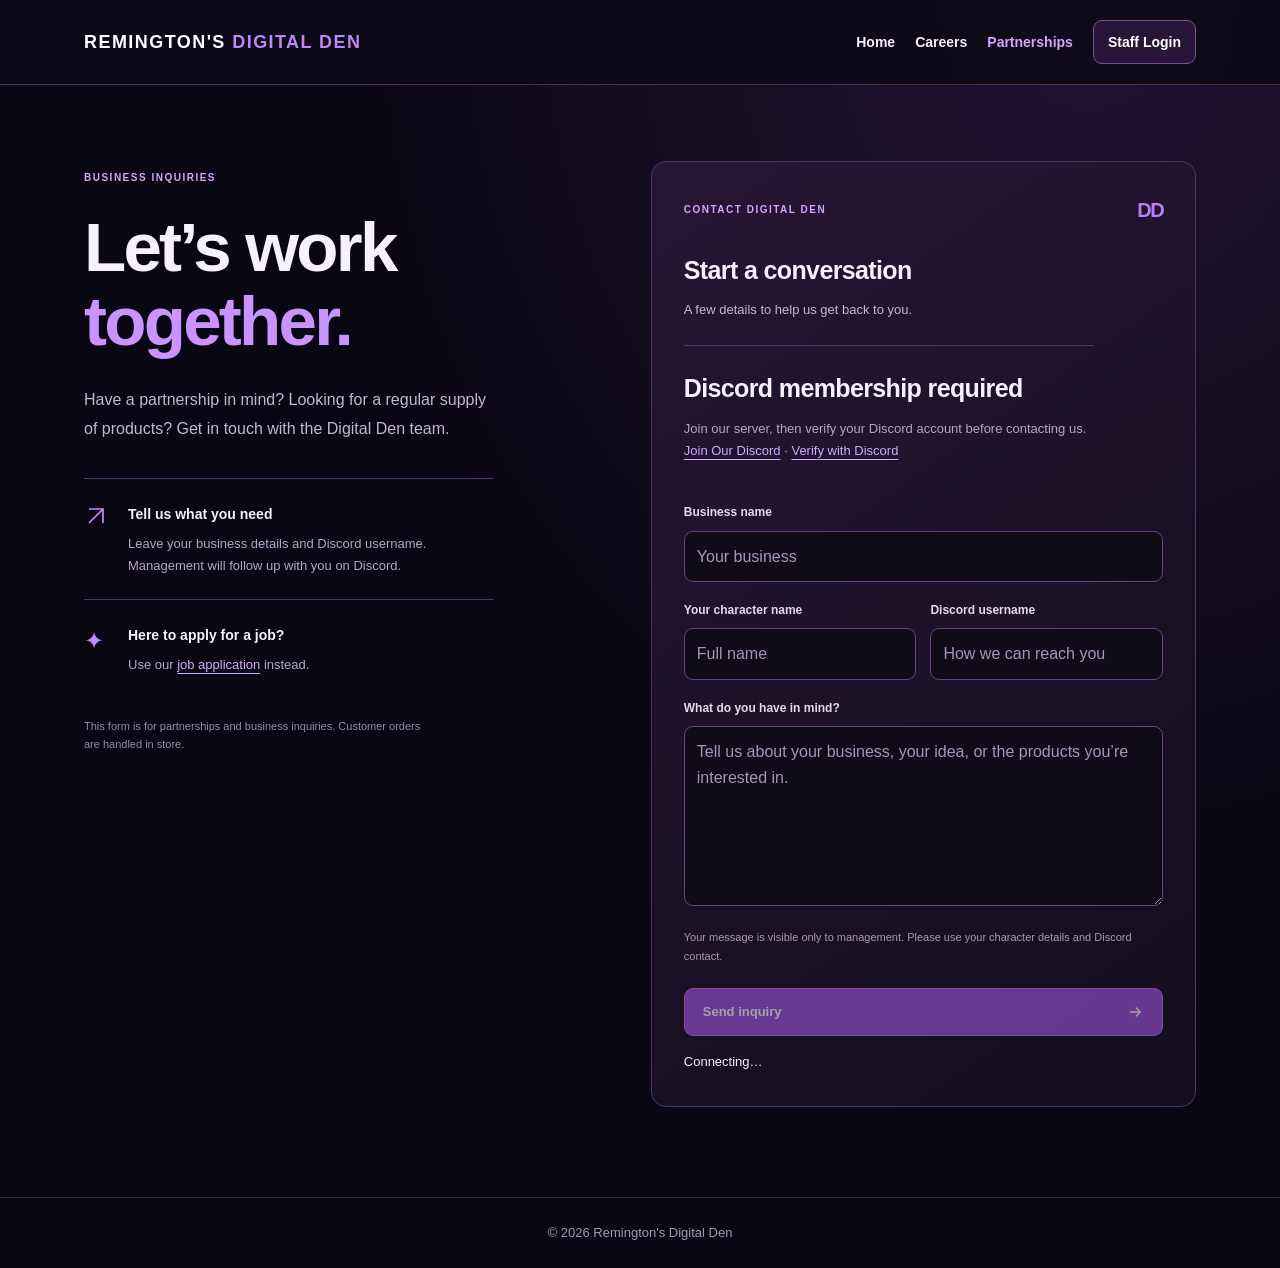
<file: remingtonsDD/Partnerships/index.html>
<!doctype html>
<html lang="en">
<head>
  <meta charset="utf-8">
  <meta name="viewport" content="width=device-width,initial-scale=1">
  <meta name="description" content="Contact Remington’s Digital Den about a business partnership or supply inquiry.">
  <title>Partnerships & Contact | Remington’s Digital Den</title>
  <link rel="icon" href="/favicon.svg">
  <link rel="stylesheet" href="/remingtonsDD/partnerships.css">
<link rel="stylesheet" href="/remingtonsDD/theme.css"></head>
<body>
  <header class="dd-header"><div class="dd-inner"><a class="dd-brand" href="/remingtonsDD/">REMINGTON'S <span>DIGITAL DEN</span></a><nav class="dd-nav" aria-label="Digital Den navigation"><a href="/remingtonsDD/">Home</a><a href="/remingtonsDD/Apply/">Careers</a><a href="/remingtonsDD/Partnerships/" aria-current="page">Partnerships</a><a class="dd-staff" href="/remingtonsDD/Admin/">Staff Login</a></nav></div></header>
  <main class="contact-layout">
    <section class="intro">
      <p class="eyebrow">BUSINESS INQUIRIES</p>
      <h1>Let’s work<br><span>together.</span></h1>
      <p class="lead">Have a partnership in mind? Looking for a regular supply of products? Get in touch with the Digital Den team.</p>
      <div class="contact-note"><span class="note-icon" aria-hidden="true"><svg viewBox="0 0 24 24" width="24" height="24" fill="none" stroke="currentColor" stroke-width="1.7"><path d="M5 19 19 5M5 5h14v14"/></svg></span><div><h2>Tell us what you need</h2><p>Leave your business details and Discord username. Management will follow up with you on Discord.</p></div></div>
      <div class="contact-note"><span class="note-icon" aria-hidden="true">✦</span><div><h2>Here to apply for a job?</h2><p>Use our <a href="/remingtonsDD/Apply/">job application</a> instead.</p></div></div>
      <p class="fine-print">This form is for partnerships and business inquiries. Customer orders are handled in store.</p>
    </section>
    <section class="form-card" aria-labelledby="form-title">
      <div class="card-top"><span class="small-label">CONTACT DIGITAL DEN</span><span class="card-mark" aria-hidden="true">DD</span></div>
      <h2 id="form-title">Start a conversation</h2>
      <p class="form-intro">A few details to help us get back to you.</p>
      <div class="contact-note" style="margin:16px 0"><div><h2>Discord membership required</h2><p id="discord-verify-status" role="status">Join our server, then verify your Discord account before contacting us.</p><p><a href="https://discord.gg/fNB7ve5shv" target="_blank" rel="noopener noreferrer">Join Our Discord</a> · <a href="https://digital-den-auth.dburghagen.workers.dev/login?purpose=contact">Verify with Discord</a></p></div></div>
      <form id="partnership-form" method="post">
        <label for="business-name">Business name</label>
        <input id="business-name" name="businessName" required minlength="2" maxlength="120" autocomplete="organization" placeholder="Your business">
        <div class="field-pair">
          <div><label for="contact-name">Your character name</label><input id="contact-name" name="contactName" required minlength="2" maxlength="80" autocomplete="off" placeholder="Full name"></div>
          <div><label for="discord-contact">Discord username</label><input id="discord-contact" name="discord" required minlength="2" maxlength="120" autocomplete="off" placeholder="How we can reach you"></div>
        </div>
        <label for="partnership-message">What do you have in mind?</label>
        <textarea id="partnership-message" name="message" required minlength="10" maxlength="2000" rows="6" placeholder="Tell us about your business, your idea, or the products you’re interested in."></textarea>
        <div class="honeypot" aria-hidden="true"><label for="contact-website">Website</label><input id="contact-website" name="website" tabindex="-1" autocomplete="off"></div>
        <p class="privacy-note">Your message is visible only to management. Please use your character details and Discord contact.</p>
        <button type="submit" id="send-inquiry" disabled>Send inquiry <svg aria-hidden="true" viewBox="0 0 24 24" width="18" height="18" fill="none" stroke="currentColor" stroke-width="1.8"><path d="M5 12h14m-6-6 6 6-6 6"/></svg></button>
        <p id="contact-status" role="status" aria-live="polite">Connecting…</p>
      </form>
      <noscript><p>Enable JavaScript to send your inquiry.</p></noscript>
    </section>
  </main>
  <footer class="dd-footer">© 2026 Remington's Digital Den</footer>
  <script type="module" src="/remingtonsDD/partnerships.js"></script>
</body>
</html>
</file>
<file: remingtonsDD/partnerships.css>
:root{color-scheme:dark;font-family:Inter,Arial,sans-serif;color:#f6f0ff;background:#0d0914;font-synthesis:none;--muted:#b5a5c6;--accent:#bf88ff;--border:#443052}
*{box-sizing:border-box}body{margin:0;min-height:100vh;background:radial-gradient(ellipse at 8% 25%,#39205270,transparent 50%),#0d0914}a{color:#cfabff;text-underline-offset:4px}a:hover{color:#fff}button,input,textarea,select{font:inherit}button,a,input,textarea,select{-webkit-tap-highlight-color:transparent}:focus-visible{outline:3px solid #d1afff;outline-offset:4px}
.site-header{max-width:1180px;margin:auto;padding:26px 30px;display:flex;align-items:center;justify-content:space-between;gap:28px;border-bottom:1px solid #36253f}.brand{font-size:12px;font-weight:900;letter-spacing:.12em;color:#fff;text-decoration:none;line-height:1.7}.brand span{display:block;color:var(--accent);font-size:17px;letter-spacing:.15em}.site-header nav{display:flex;gap:26px;align-items:center;flex-wrap:wrap}.site-header nav a{font-size:13px;text-decoration:none;color:#bdb0c9}.site-header nav a[aria-current]{color:#e0c5ff}
.contact-layout{max-width:1180px;margin:76px auto 90px;padding:0 30px;display:grid;grid-template-columns:1fr 1.12fr;gap:80px;align-items:start}.eyebrow,.small-label{font-size:10px;letter-spacing:.18em;font-weight:800;color:#b78adb}.eyebrow{margin:9px 0 25px}h1{font-size:clamp(42px,5.4vw,70px);line-height:1.06;letter-spacing:-.045em;margin:0 0 28px}h1 span{color:#c994ff}.lead{font-size:16px;line-height:1.8;color:#c3b5d0;max-width:410px;margin-bottom:34px}.contact-note{display:flex;gap:16px;border-top:1px solid #392844;padding:22px 0;max-width:410px}.note-icon{color:#c48cf7;font-size:24px;width:28px;flex:none}.contact-note h2{font-size:14px;margin:2px 0 8px}.contact-note p{font-size:13px;color:var(--muted);line-height:1.7;margin:0}.fine-print{font-size:11px;line-height:1.7;color:#9989a9;max-width:350px;margin:18px 0 0}
.form-card{padding:32px;background:linear-gradient(135deg,#21152e,#17101f);border:1px solid #57366e;border-radius:18px;box-shadow:0 20px 70px #0004}.card-top{display:flex;justify-content:space-between;align-items:center;gap:12px;margin-bottom:24px}.card-mark{color:#b97df4;font-size:20px;font-weight:900;letter-spacing:-.08em}.form-card h2{font-size:25px;letter-spacing:-.025em;margin:0 0 10px}.form-intro{font-size:13px;line-height:1.6;color:var(--muted);margin:0 0 24px}label{display:block;font-size:12px;font-weight:700;color:#e5d8ef;margin:19px 0 8px}input,textarea,select{width:100%;background:#100c17;border:1px solid #50365f;border-radius:8px;color:#fff;padding:12px 13px;font-size:13px}input::placeholder,textarea::placeholder{color:#8e7b9f;opacity:1}textarea{resize:vertical;min-height:140px;line-height:1.6}.field-pair{display:grid;grid-template-columns:1fr 1fr;gap:14px}.privacy-note{font-size:11px;line-height:1.7;color:#a997ba;margin:15px 0 22px}button{border:1px solid #bb81f3;background:#b16cea;color:#160d20;padding:13px 18px;font-weight:800;font-size:13px;border-radius:8px;cursor:pointer}button:hover{background:#c590f1}button:disabled{opacity:.6;cursor:wait}#send-inquiry{width:100%;display:flex;align-items:center;justify-content:space-between}#send-inquiry span{font-size:20px}.honeypot{position:absolute;left:-10000px;width:1px;height:1px;overflow:hidden}#contact-status{font-size:13px;line-height:1.7;margin:15px 0 0;overflow-wrap:anywhere}#contact-status:empty{display:none}.site-footer{max-width:1120px;margin:auto;border-top:1px solid #302139;padding:24px 0 32px;color:#8e7c9f;font-size:11px}
.inbox{max-width:1000px;margin:42px auto 80px;padding:0 24px}.login-card{max-width:440px;margin:50px auto}.inbox h1{font-size:38px}.inbox-top{display:flex;justify-content:space-between;align-items:center;gap:20px}.muted{color:var(--muted);font-size:14px;line-height:1.6}.filters{display:flex;gap:14px;align-items:center;margin:25px 0}.filters label{margin:0}.filters select{max-width:200px}.inquiry{padding:24px;background:#1b1225;border:1px solid #503060;border-radius:12px;margin:15px 0;overflow-wrap:anywhere}.inquiry h2{font-size:21px;margin:0 0 8px}.inquiry .meta{font-size:12px;color:#b7a2c9;margin:0 0 20px}.inquiry dl{margin:0}.inquiry dt{font-size:12px;font-weight:700;color:#c999f3;margin:18px 0 7px}.inquiry dd{margin:0;font-size:14px;line-height:1.7;white-space:pre-wrap}.inquiry .actions{display:flex;gap:12px;margin-top:24px}.inquiry .actions select{max-width:180px}.hidden{display:none!important}#inbox-status,#login-status{font-size:13px;line-height:1.7}
@media(max-width:900px){.contact-layout{gap:36px;margin-top:48px}.form-card{padding:25px}.field-pair{grid-template-columns:1fr;gap:0}}@media(max-width:650px){.site-header{padding:20px;align-items:flex-start;gap:18px;flex-direction:column}.site-header nav{gap:20px}.contact-layout{grid-template-columns:1fr;gap:32px;padding:0 20px;margin:38px auto 50px}.lead,.contact-note{max-width:none}.eyebrow{margin-top:0}h1{font-size:49px}.contact-note{padding:16px 0}.form-card{padding:24px 20px}.site-footer{margin:0 20px}.inbox-top{align-items:flex-start;flex-wrap:wrap}.inbox h1{font-size:32px}.inquiry .actions{flex-wrap:wrap}.inquiry .actions select{max-width:none}.inquiry .actions button{width:100%}}
</file>
<file: remingtonsDD/theme.css>
/* Remington's Digital Den — shared visual system across every page */
:root{
 color-scheme:dark;
 --dd-bg:#090711;--dd-surface:#171020;--dd-surface-raised:#21142e;
 --dd-purple:#c084fc;--dd-purple-strong:#9d55db;
 --dd-text:#f7f1ff;--dd-muted:#c5b5d2;--dd-border:#503369;
 --accent:var(--dd-purple);--border:var(--dd-border);
}
*{box-sizing:border-box}
html{scroll-behavior:smooth}
body{
 margin:0!important;min-height:100vh;color:var(--dd-text)!important;
 background-color:var(--dd-bg)!important;
 background-image:radial-gradient(ellipse at 85% 0%,#42216370,transparent 50%)!important;
 font-family:Inter,Arial,sans-serif!important;font-size:16px;line-height:1.6;
}
body>header.dd-header{
 max-width:none!important;width:100%;margin:0!important;padding:0!important;
 display:block!important;background:#0d0916e8!important;border:0!important;
 border-bottom:1px solid #4a315e!important;
}
.dd-header .dd-inner{max-width:1160px;margin:auto;padding:20px 24px;display:flex;align-items:center;justify-content:space-between;gap:20px;flex-wrap:wrap}
.dd-header .dd-brand{font-size:18px!important;font-weight:900!important;letter-spacing:.08em!important;color:#fff!important;text-decoration:none!important;line-height:1.3!important}
.dd-header .dd-brand span{display:inline!important;font-size:inherit!important;color:var(--dd-purple)!important;letter-spacing:inherit!important}
.dd-header .dd-nav{display:flex!important;align-items:center;gap:20px;flex-wrap:wrap}
.dd-header .dd-nav a{font-size:14px!important;font-weight:700!important;color:var(--dd-text)!important;text-decoration:none!important;white-space:nowrap}
.dd-header .dd-nav a:hover,.dd-header .dd-nav a[aria-current=page]{color:#d7a5ff!important}
.dd-header .dd-nav .dd-staff{border:1px solid #7e4e9e;border-radius:9px;padding:10px 14px;background:#281638;color:#fff!important}
body>main{width:100%;max-width:1160px!important;margin-left:auto!important;margin-right:auto!important;padding-left:24px!important;padding-right:24px!important}
body>main h1{font-weight:800;letter-spacing:-.04em;color:var(--dd-text)}
body>main h2{color:var(--dd-text)}
body>main .eyebrow,body>main .label,body>main .small-label{color:#d7a5ff!important;letter-spacing:.15em;font-weight:800}
body>main .muted,body>main .lead,body>main .form-intro{color:var(--dd-muted)!important}
body:has(#application-form)>main .hero{background:linear-gradient(125deg,#352146,#15101d)!important;border:1px solid var(--dd-border)!important;border-radius:16px;box-shadow:none!important}
body>main .form-card,body>main .panel,body>main .application,body>main .inquiry,body>main .tile,body>main .stat{
 background:linear-gradient(145deg,#251635,#130d1d)!important;
 border:1px solid var(--dd-border)!important;border-radius:15px!important;
 box-shadow:none!important;color:var(--dd-text);
}
body>main .product,body>main .contact-note{border-color:var(--dd-border)!important}
body>main .product{background:var(--dd-surface-raised)!important;color:var(--dd-text)!important}
body>main input,body>main textarea,body>main select{
 background:#100c17!important;border:1px solid #674385!important;color:#fff!important;
 border-radius:9px!important;padding:12px!important;font:inherit;
}
body>main input::placeholder,body>main textarea::placeholder{color:#a795b8}
body>main button:not(.secondary):not(.business-tab):not(.tab-button),body>main .button:not(.alt){
 background:var(--dd-purple-strong)!important;color:#fff!important;
 border:1px solid #b77deb!important;border-radius:9px!important;
 font-weight:800!important;
}
body>main button:hover,body>main .button:hover{filter:brightness(1.12)}
body>main .business-tab,body>main .tab-button{background:#20142d!important;border:1px solid #78509a!important;color:#e8d7f6!important}
body>main .business-tab[aria-selected=true],body>main .tab-button.active{background:#9d55db!important;color:#fff!important}
body>main a:not(.button){text-underline-offset:4px}
body>footer.dd-footer{
 max-width:none!important;width:100%;margin:0!important;
 border:0!important;border-top:1px solid #3b294b!important;
 background:transparent!important;padding:25px!important;
 text-align:center!important;color:#a797b6!important;font-size:13px!important;
}
body a:focus-visible,body button:focus-visible,body input:focus-visible,body textarea:focus-visible{outline:2px solid #d7a5ff;outline-offset:3px}
@media(max-width:700px){
 .dd-header .dd-inner{align-items:flex-start;padding:18px 20px}
 .dd-header .dd-nav{gap:13px}
 .dd-header .dd-brand{font-size:16px!important}
 body>main{padding-left:20px!important;padding-right:20px!important}
}

/* Private admin section tabs */
.dd-admin-tabs{display:flex;gap:10px;flex-wrap:wrap;margin:0 0 26px;padding-bottom:15px;border-bottom:1px solid #503369}
.dd-admin-tabs a{display:inline-flex;align-items:center;justify-content:center;padding:12px 20px;border-radius:10px;border:1px solid #78509a;background:#20142d;color:#e8d7f6!important;text-decoration:none!important;font-size:14px;font-weight:800}
.dd-admin-tabs a[aria-current="page"]{background:#9d55db;color:#fff!important;border-color:#c084fc}
.dd-admin-tabs a:hover{border-color:#d7a5ff}
@media(max-width:520px){.dd-admin-tabs a{flex:1;padding:12px 10px}}

.dd-admin-top{max-width:1160px;margin:0 auto;padding:22px 24px 0}.dd-admin-top .dd-admin-tabs{margin:0;padding:0 0 18px}.dd-admin-top .dd-admin-tabs a{min-width:180px}@media(max-width:520px){.dd-admin-top{padding:18px 20px 0}.dd-admin-top .dd-admin-tabs a{min-width:0}}
</file>
